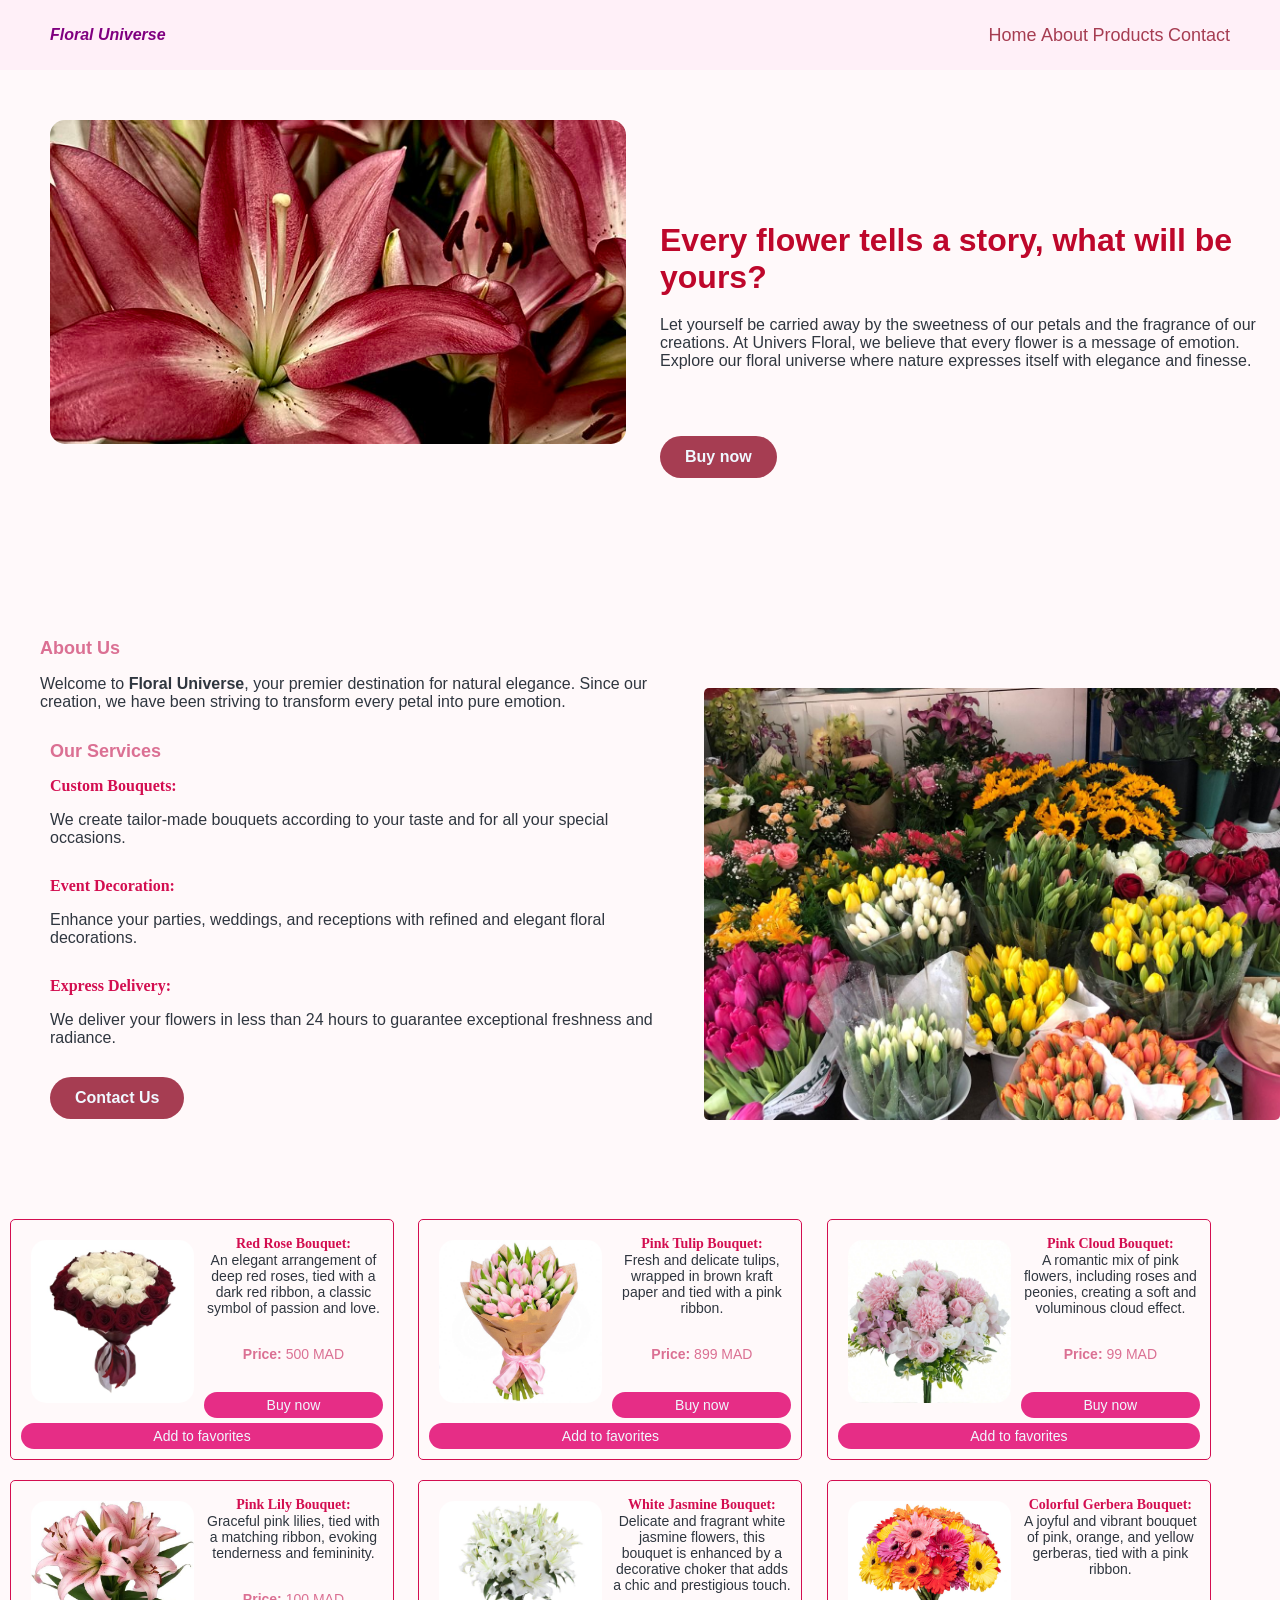
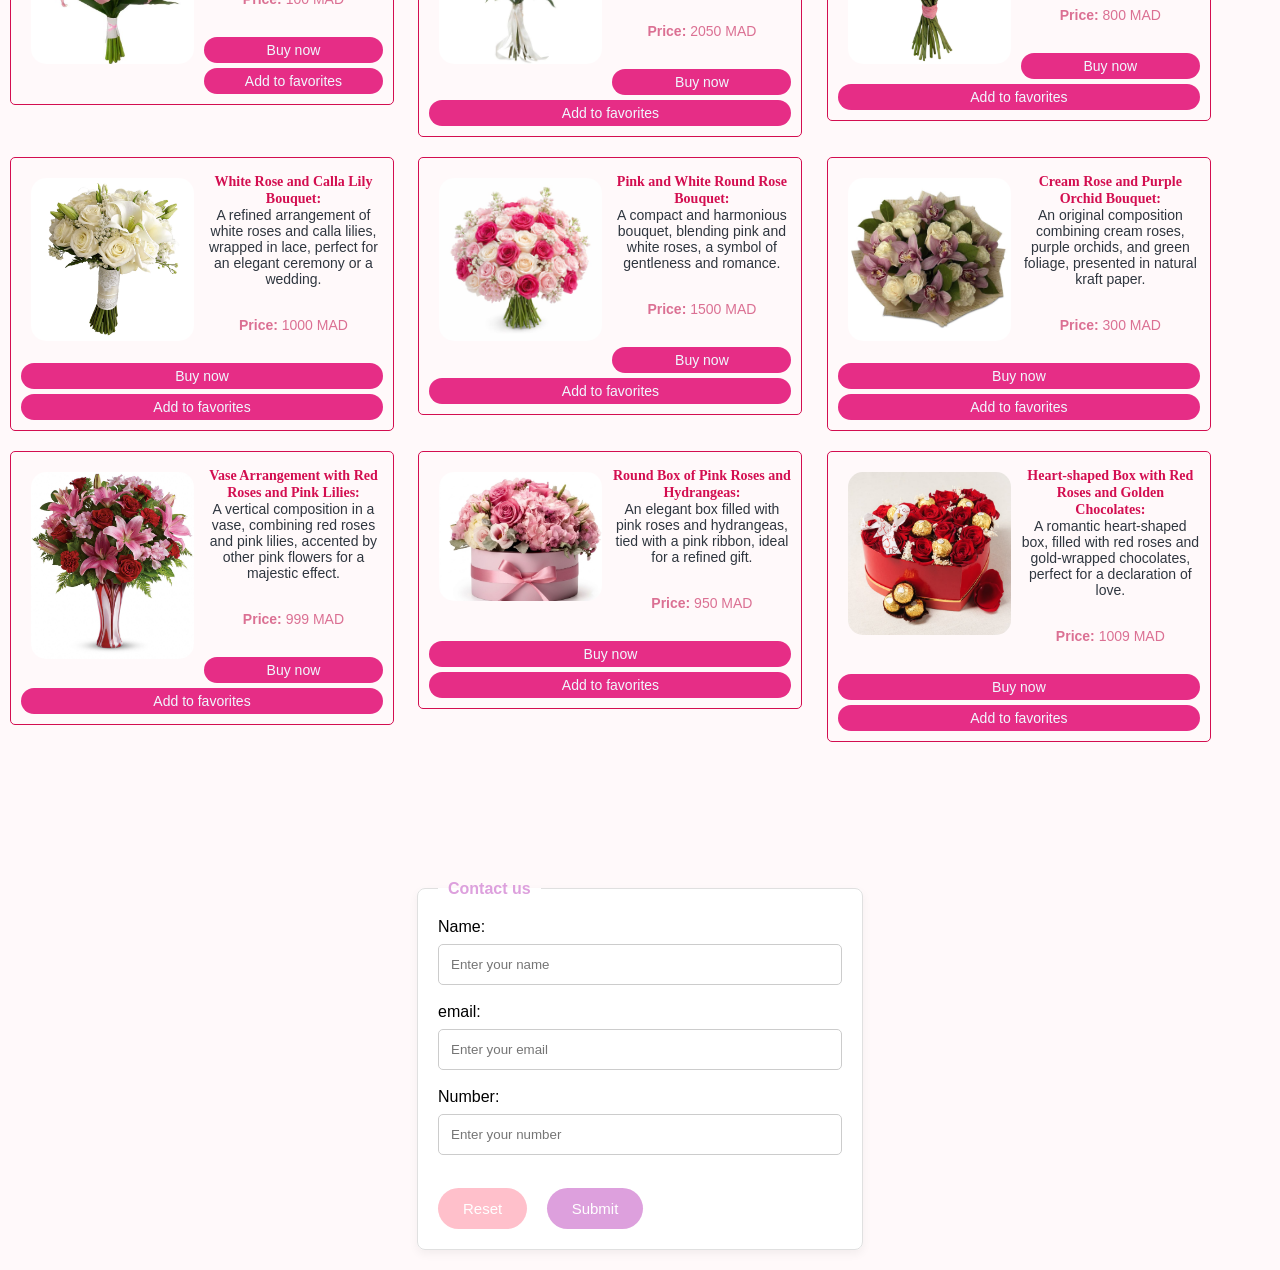
<file: index.html>
<!doctype html>
<html>
  <head>
    <meta charset="UTF-8" />
    <title>accuiel</title>
    <link href="style.css" rel="stylesheet" />
    <script src="script.js" defer></script>
  </head>
  <body>
    <nav class="navigation">
      <h4 classe="logo">Floral Universe</h4>
      <div class="lien">
        <a href="index.html">Home</a>
        <a href="#about">About</a>
        <a href="#products">Products</a>
        <a href="#Contact">Contact</a>
      </div>
    </nav>
    

    <img src="images/fleur.jpeg" alt="fleur" />
    <div class="contenue">
      <h3>Every flower tells a story, what will be yours?</h3>
      <p>
        Let yourself be carried away by the sweetness of our petals and the
        fragrance of our creations. At Univers Floral, we believe that every
        flower is a message of emotion. Explore our floral universe where nature
        expresses itself with elegance and finesse.
      </p>
      <br /><br />
      <a href="#products" class="button">Buy now</a>
    </div><br><br><br><br><br>
   

    <section id="about">
      <img src="images/about2.jpeg" class="Nous" />
      <div class="about-us">
        <h2>About Us</h2>
        <p>
          Welcome to <strong>Floral Universe</strong>, your premier destination
          for natural elegance. Since our creation, we have been striving to
          transform every petal into pure emotion.
        </p>
      </div>

      <div class="Services">
        <h2>Our Services</h2>

        <b>Custom Bouquets:</b>
        <p>
          We create tailor-made bouquets according to your taste and for all
          your special occasions.
        </p>

        <b>Event Decoration:</b>
        <p>
          Enhance your parties, weddings, and receptions with refined and
          elegant floral decorations.
        </p>

        <b>Express Delivery:</b>
        <p>
          We deliver your flowers in less than 24 hours to guarantee exceptional
          freshness and radiance.
        </p>

        <a href="#Contact" class="button">Contact Us</a>
      </div>
    </section><br><br><br><br><br>

    <section id="products">
      <div class="fleur" id="b-rouge">
        <img src="images/bouquet de roses rouges2.jpeg" alt="" />
        <p>
          <b>Red Rose Bouquet:</b><br />
          An elegant arrangement of deep red roses, tied with a dark red ribbon,
          a classic symbol of passion and love.
        </p>

        <p class="r"><strong>Price:</strong> 500 MAD</p>
        <p class="ac">Buy now</p>
        <p class="ac">Add to favorites</p>
      </div>

      <div class="fleur" id="wptulips">
        <img src="images/b-wp tulips.jpeg" />
        <p>
          <b>Pink Tulip Bouquet:</b><br />
          Fresh and delicate tulips, wrapped in brown kraft paper and tied with
          a pink ribbon.
        </p>
        <p class="r"><strong>Price:</strong> 899 MAD</p>
        <p class="ac">Buy now</p>
        <p class="ac">Add to favorites</p>
      </div>

      <div class="fleur" id="Bouquet Nuage Rose">
        <img src="images/Bouquet Nuage Rose.jpeg" />
        <p>
          <b>Pink Cloud Bouquet:</b><br />A romantic mix of pink flowers,
          including roses and peonies, creating a soft and voluminous cloud
          effect.
        </p>
        <p class="r"><strong>Price:</strong> 99 MAD</p>
        <p class="ac">Buy now</p>
        <p class="ac">Add to favorites</p>
      </div>

      <div class="fleur" id="Les Lys">
        <img src="images/Les Lys.jpeg" />
        <p>
          <b>Pink Lily Bouquet:</b><br />Graceful pink lilies, tied with a
          matching ribbon, evoking tenderness and femininity.
        </p>
        <p class="r"><strong>Price:</strong> 100 MAD</p>

        <p class="ac">Buy now</p>
        <p class="ac">Add to favorites</p>
      </div>

      <div class="fleur" id="jasmin">
        <img src="images/jasmin.jpeg" />
        <p>
          <b>White Jasmine Bouquet:</b><br />Delicate and fragrant white jasmine
          flowers, this bouquet is enhanced by a decorative choker that adds a
          chic and prestigious touch.
        </p>
        <p class="r"><strong>Price:</strong> 2050 MAD</p>
        <p class="ac">Buy now</p>
        <p class="ac">Add to favorites</p>
      </div>

      <div class="fleur" id="Gerbera">
        <img src="images/Gerbera.jpeg" />
        <p>
          <b>Colorful Gerbera Bouquet:</b><br />A joyful and vibrant bouquet of
          pink, orange, and yellow gerberas, tied with a pink ribbon.
        </p>
        <p class="r"><strong>Price:</strong> 800 MAD</p>
        <p class="ac">Buy now</p>
        <p class="ac">Add to favorites</p>
      </div>

      <div class="fleur" id="b-mariage">
        <img src="images/bouquet de mariage.jpeg" />
        <p>
          <b>White Rose and Calla Lily Bouquet:</b><br />A refined arrangement
          of white roses and calla lilies, wrapped in lace, perfect for an
          elegant ceremony or a wedding.
        </p>
        <p class="r"><strong>Price:</strong> 1000 MAD</p>
        <p class="ac">Buy now</p>
        <p class="ac">Add to favorites</p>
      </div>

      <div class="fleur" id="b-Remerciement">
        <img src="images/Bouquets de Remerciement1.jpeg" />
        <p>
          <b>Pink and White Round Rose Bouquet:</b><br />A compact and
          harmonious bouquet, blending pink and white roses, a symbol of
          gentleness and romance.
        </p>
        <p class="r"><strong>Price:</strong> 1500 MAD</p>
        <p class="ac">Buy now</p>
        <p class="ac">Add to favorites</p>
      </div>

      <div class="fleur" id="b-Prestige">
        <img src="images/Bouquet Prestige.jpeg" />
        <p>
          <b>Cream Rose and Purple Orchid Bouquet:</b><br />An original
          composition combining cream roses, purple orchids, and green foliage,
          presented in natural kraft paper.
        </p>
        <p class="r"><strong>Price:</strong> 300 MAD</p>
        <p class="ac">Buy now</p>
        <p class="ac">Add to favorites</p>
      </div>

      <div class="fleur" id="Harmonie Rouge et Rose">
        <img src="images/Harmonie Rouge et Rose.jpeg" />
        <p>
          <b>Vase Arrangement with Red Roses and Pink Lilies:</b><br />A
          vertical composition in a vase, combining red roses and pink lilies,
          accented by other pink flowers for a majestic effect.
        </p>
        <p class="r"><strong>Price:</strong> 999 MAD</p>
        <p class="ac">Buy now</p>
        <p class="ac">Add to favorites</p>
      </div>

      <div class="fleur" id="Box Romance Chic">
        <img src="images/Box Romance Chic.jpeg" />
        <p>
          <b>Round Box of Pink Roses and Hydrangeas:</b><br />An elegant box
          filled with pink roses and hydrangeas, tied with a pink ribbon, ideal
          for a refined gift.
        </p>
        <p class="r"><strong>Price:</strong> 950 MAD</p>
        <p class="ac">Buy now</p>
        <p class="ac">Add to favorites</p>
      </div>

      <div class="fleur" id="romance box">
        <img src="images/romance box.jpeg" />
        <p>
          <b>Heart-shaped Box with Red Roses and Golden Chocolates:</b><br />A
          romantic heart-shaped box, filled with red roses and gold-wrapped
          chocolates, perfect for a declaration of love.
        </p>
        <p class="r"><strong>Price:</strong> 1009 MAD</p>
        <p class="ac">Buy now</p>
        <p class="ac">Add to favorites</p>
      </div>
    </section><br><br><br><br><br><br>

    <section id="Contact">
      <form>
        <fieldset>
          <legend>Contact us</legend>
          Name:<br />
          <input
            type="text"
            placeholder="Enter your name"
            maxlength="50"
            required
          /><br /><br />
          email:<br />
          <input
            type="email"
            placeholder="Enter your email"
            required
          /><br /><br />
          Number:<br />
          <input
            type="tel"
            placeholder="Enter your number"
            pattern="[0-9]{10}"
            required
          /><br /><br />
          <input type="reset" />
          <input type="submit" />
        </fieldset>
      </form>
    </section>
  </body>
</html>
</file>
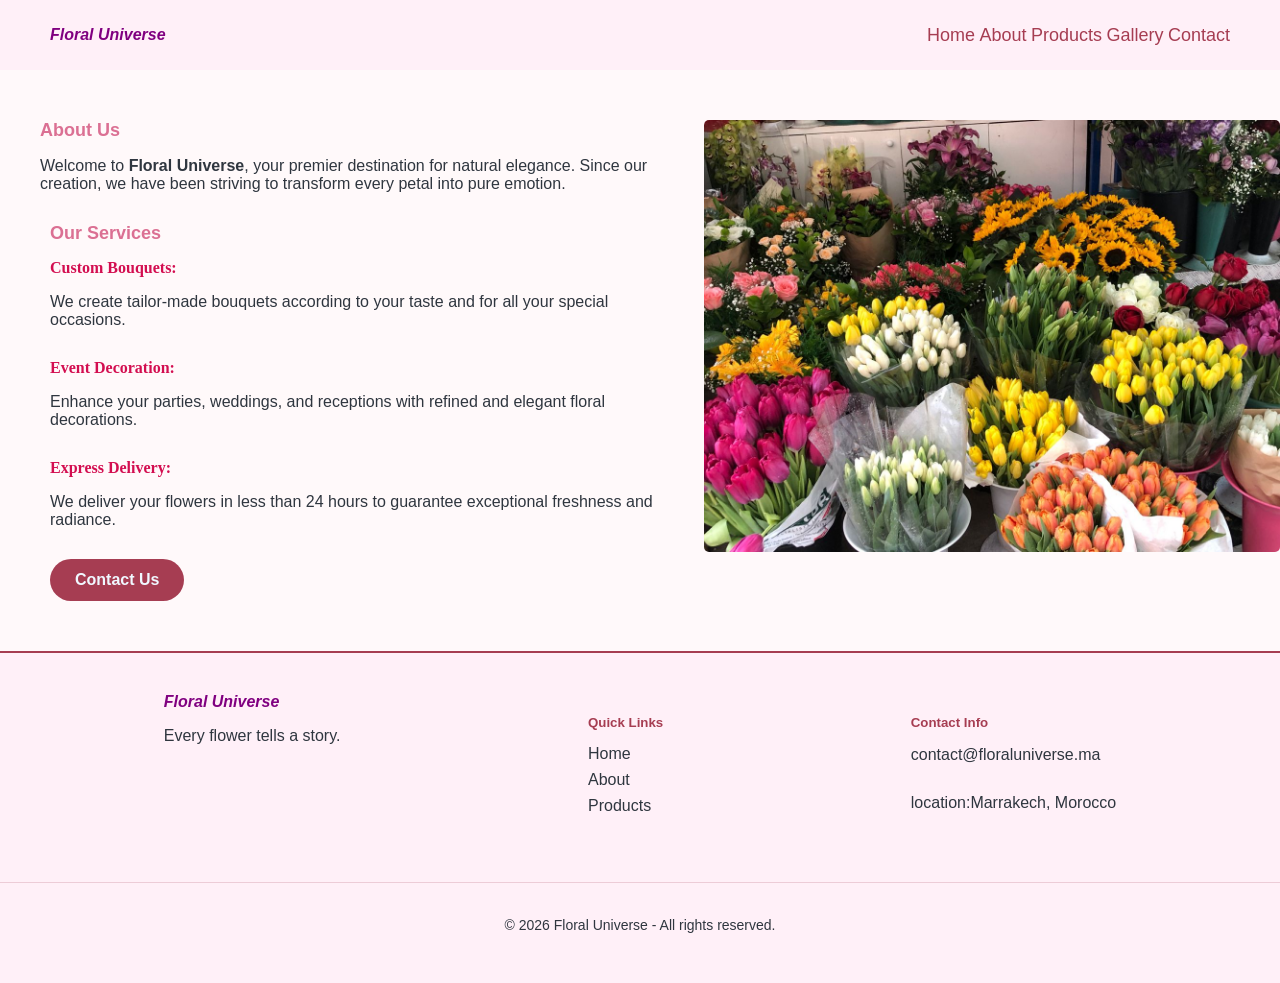
<file: about.html>
<!DOCTYPE html>
<html>
<head>
    <meta charset="UTF-8">
    <link href="style.css" rel="stylesheet"/>
    <script src="script.js" defer></script>
    <title>About</title>
</head>
<body>
    <nav class="navigation">
        <h4 classe="logo">Floral Universe</h4>
        <div class="lien">
        <a href="index.html">Home</a>
        <a href="about.html">About</a>
        <a href="Products.html">Products</a>
        <a href="gallery.html">Gallery</a>
        <a href="contact.html">Contact</a>
        </div>
    </nav>
    <img src="images/about2.jpeg" class="Nous" />
      <div class="about-us">
        <h2>About Us</h2>
        <p>
          Welcome to <strong>Floral Universe</strong>, your premier destination
          for natural elegance. Since our creation, we have been striving to
          transform every petal into pure emotion.
        </p>
      </div>

      <div class="Services">
        <h2>Our Services</h2>

        <b>Custom Bouquets:</b>
        <p>
          We create tailor-made bouquets according to your taste and for all
          your special occasions.
        </p>

        <b>Event Decoration:</b>
        <p>
          Enhance your parties, weddings, and receptions with refined and
          elegant floral decorations.
        </p>

        <b>Express Delivery:</b>
        <p>
          We deliver your flowers in less than 24 hours to guarantee exceptional
          freshness and radiance.
        </p>

        <a href="contact.html" class="button">Contact Us</a>
      </div>
    </section>
  <footer class="footer-site">
    <div class="footer-content">
        <div class="footer-section">
            <h4>Floral Universe</h4>
            <p>Every flower tells a story.</p>
        </div>
        <div class="footer-section">
            <h5>Quick Links</h5>
            <a href="index.html">Home</a>
            <a href="about.html">About</a>
            <a href="Products.html">Products</a>
        </div>
        <div class="footer-section">
            <h5>Contact Info</h5>
            <p>contact@floraluniverse.ma</p>
            <p> location:Marrakech, Morocco</p>
        </div>
    </div>
    <div class="footer-bottom">
        <p>&copy; <span id="current-year"></span> Floral Universe - All rights reserved.</p>
    </div>
</footer>

    
</body>
</html>
</file>
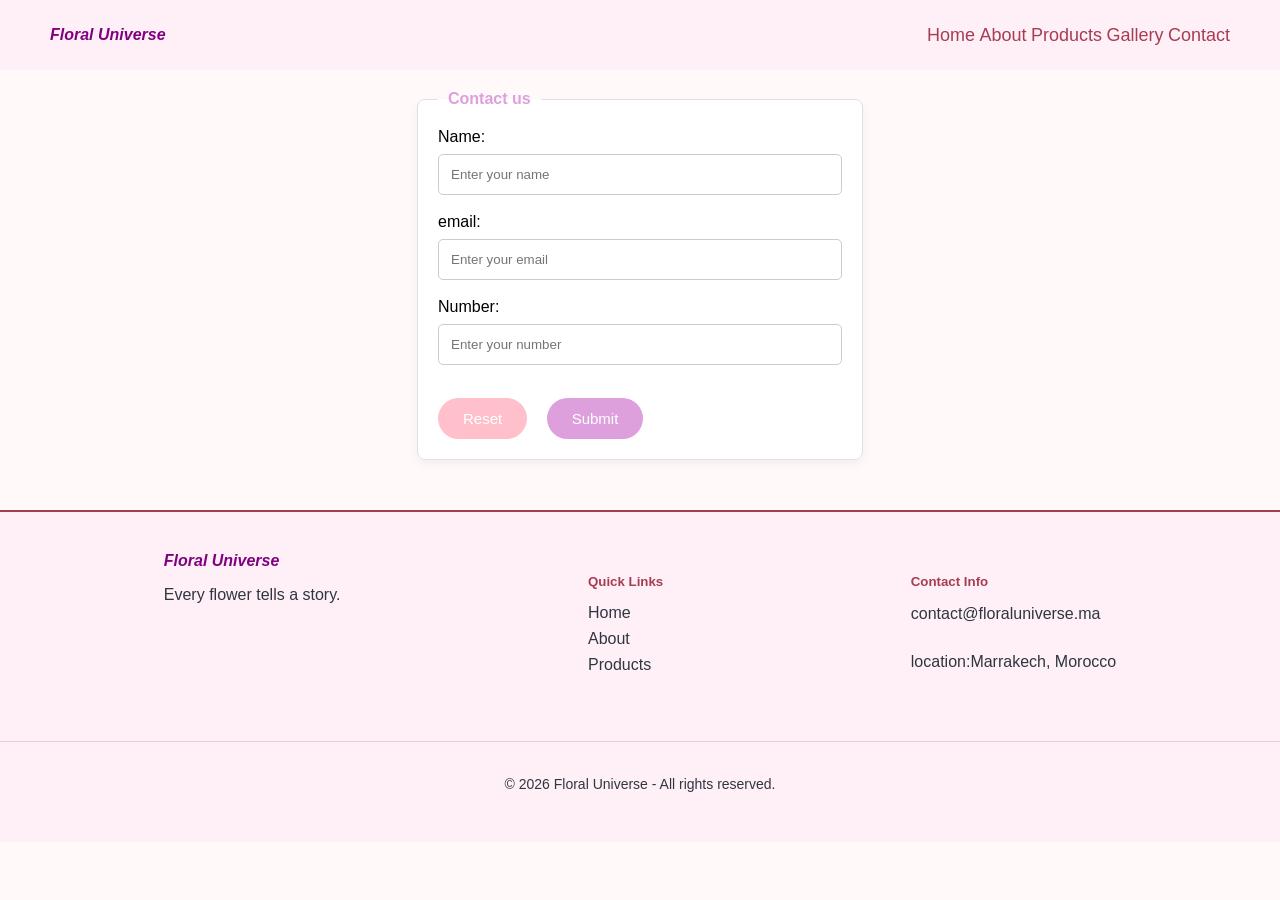
<file: contact.html>
<!DOCTYPE html>
<html>
<head>
    <meta charset="UTF-8">
    <link href="style.css" rel="stylesheet"/>
    <script src="script.js" defer></script>
    <title>contact</title>
</head>
<body>
    <nav class="navigation">
        <h4 classe="logo">Floral Universe</h4>
        <div class="lien">
        <a href="index.html">Home</a>
        <a href="about.html">About</a>
        <a href="Products.html">Products</a>
        <a href="gallery.html">Gallery</a>
        <a href="contact.html">Contact</a>
        </div>
    </nav>
    <section id="Contact">
      <form>
        <fieldset>
          <legend>Contact us</legend>
          Name:<br />
          <input
            type="text"
            placeholder="Enter your name"
            maxlength="50"
            required
          /><br /><br />
          email:<br />
          <input
            type="email"
            placeholder="Enter your email"
            required
          /><br /><br />
          Number:<br />
          <input
            type="tel"
            placeholder="Enter your number"
            pattern="[0-9]{10}"
            required
          /><br /><br />
          <input type="reset" />
          <input type="submit" />
        </fieldset>
      </form>
    </section>

    <footer class="footer-site">
    <div class="footer-content">
        <div class="footer-section">
            <h4>Floral Universe</h4>
            <p>Every flower tells a story.</p>
        </div>
        <div class="footer-section">
            <h5>Quick Links</h5>
            <a href="index.html">Home</a>
            <a href="about.html">About</a>
            <a href="Products.html">Products</a>
        </div>
        <div class="footer-section">
            <h5>Contact Info</h5>
            <p>contact@floraluniverse.ma</p>
            <p> location:Marrakech, Morocco</p>
        </div>
    </div>
    <div class="footer-bottom">
        <p>&copy; <span id="current-year"></span> Floral Universe - All rights reserved.</p>
    </div>
</footer>
  </body>
</html>
</file>
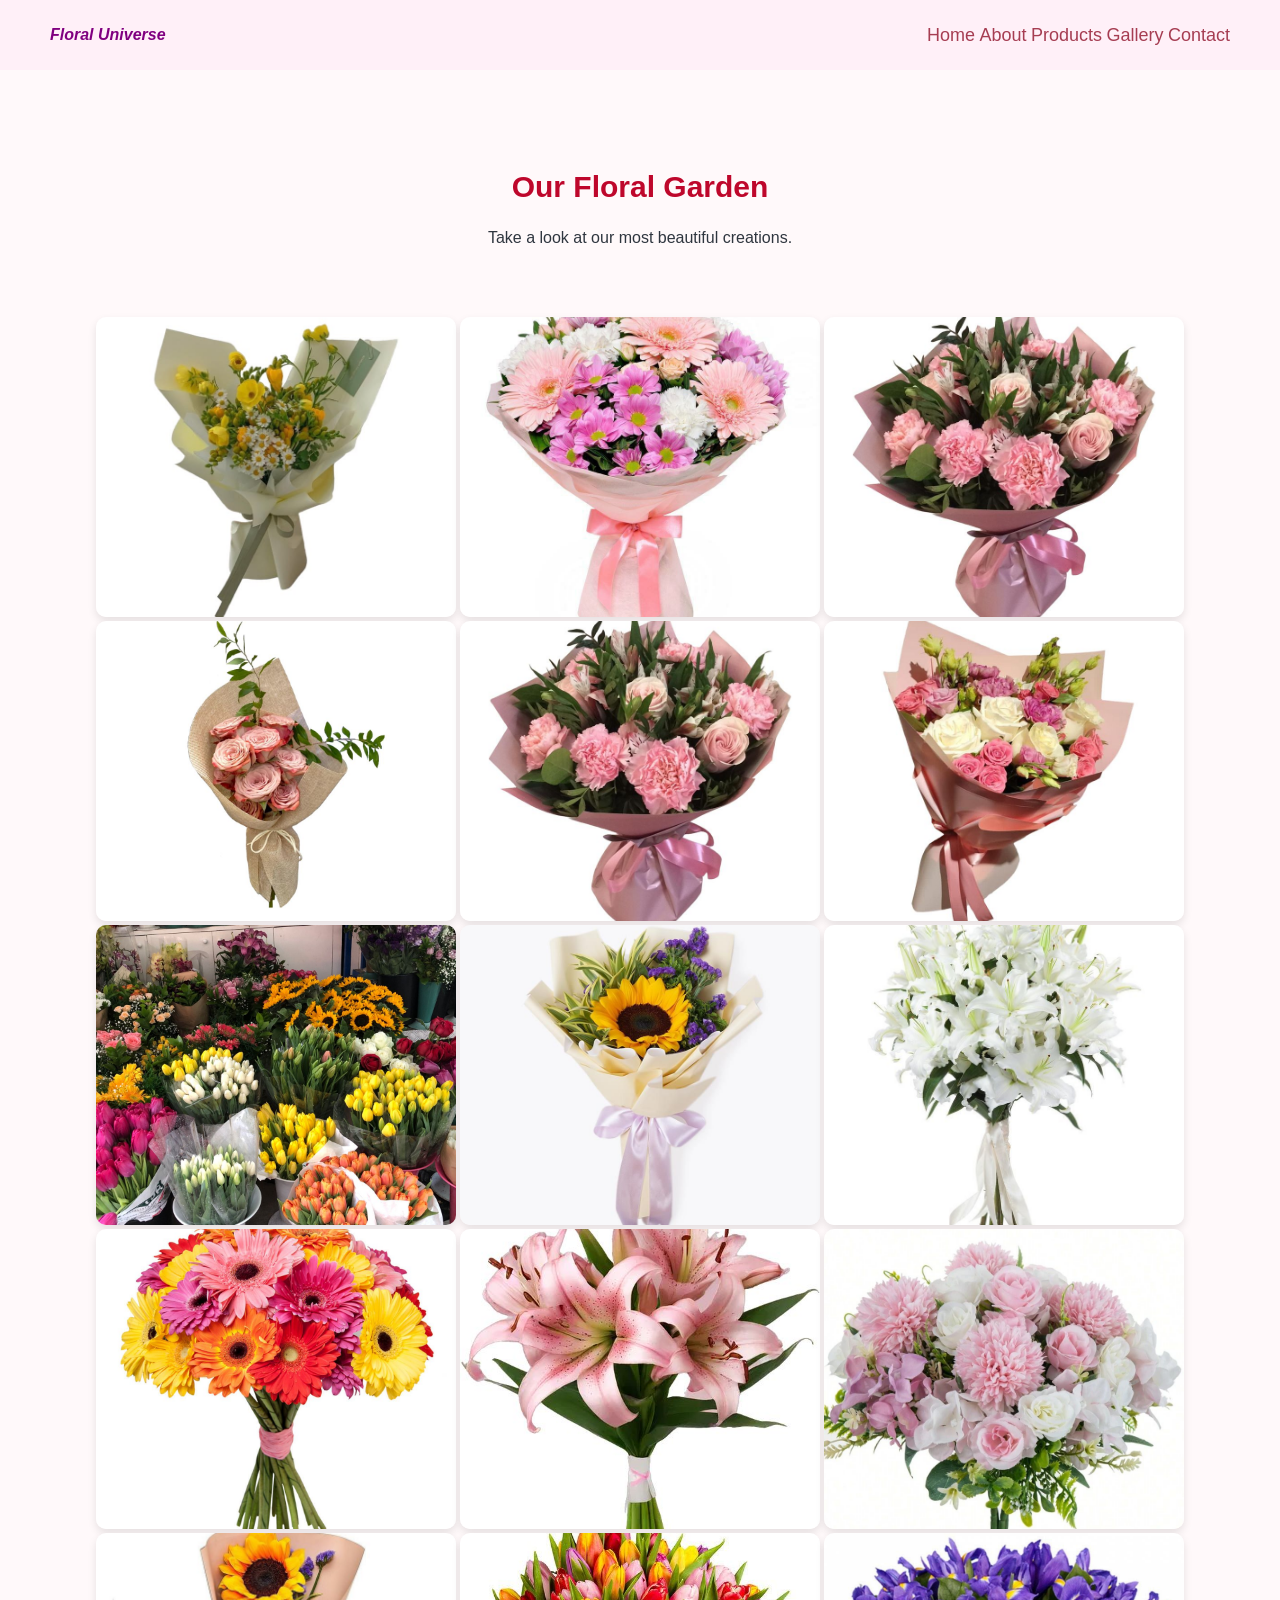
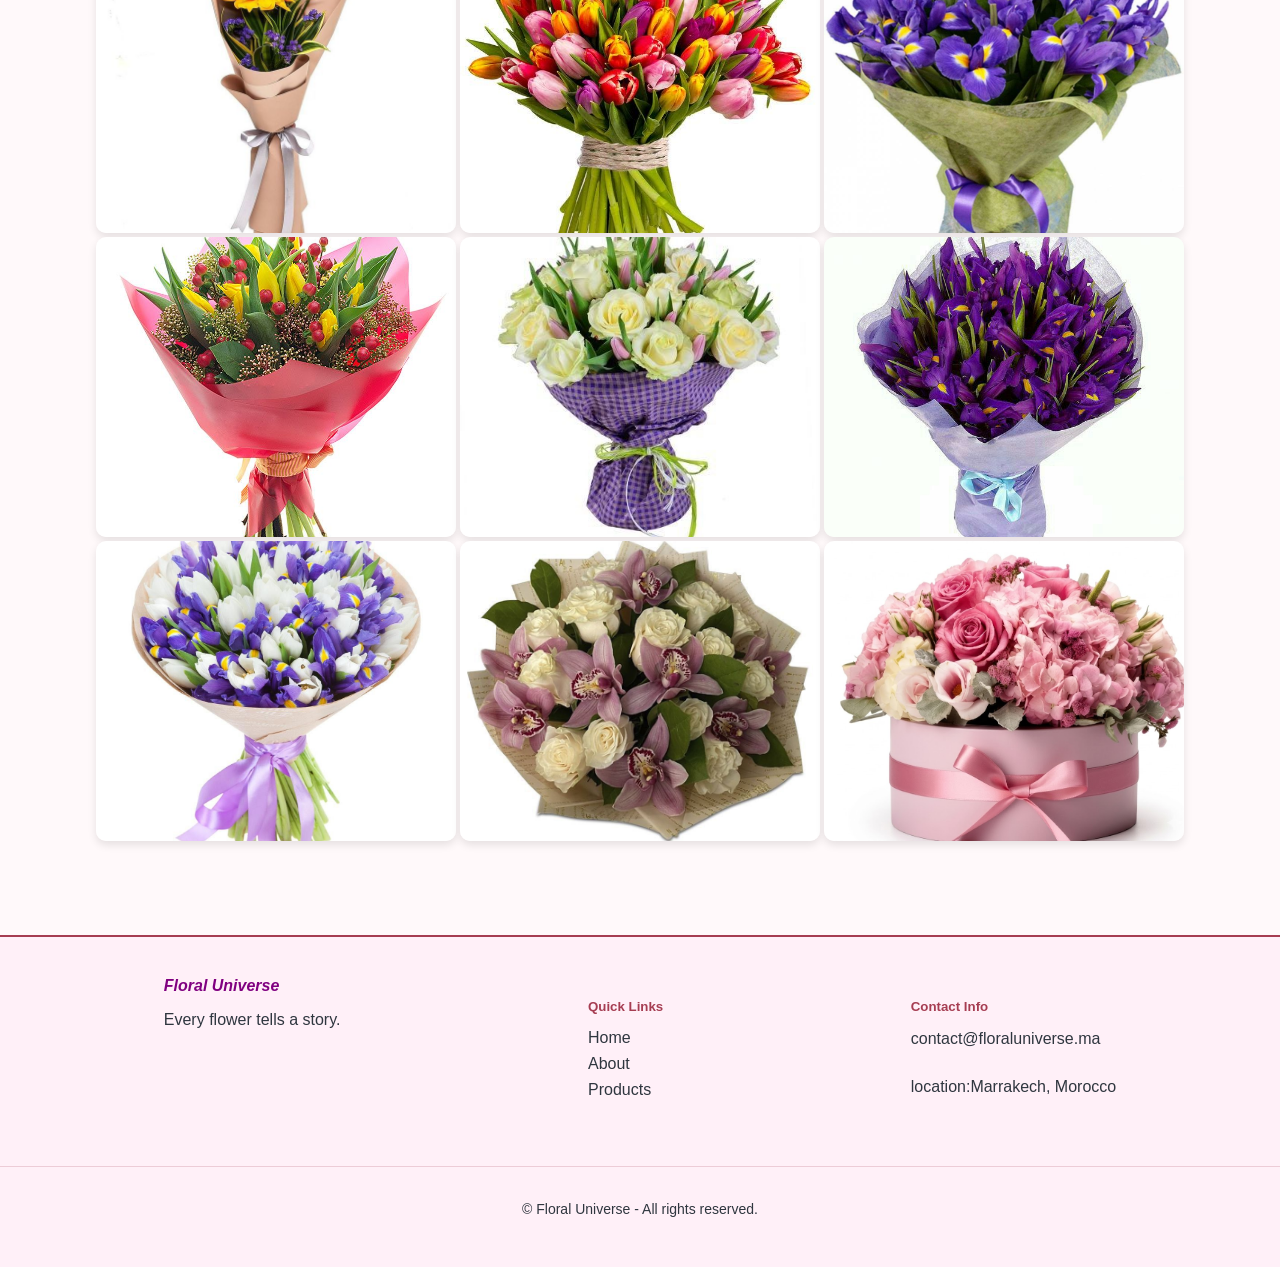
<file: gallery.html>
<!doctype html>
<html>
<head>
    <meta charset="UTF-8" />
    <title>Gallery</title>
    <link href="style.css" rel="stylesheet" />
</head>
<body>
   
    <nav class="navigation">
      <h4 class="logo">Floral Universe</h4>
      <div class="lien">
        <a href="index.html">Home</a>
        <a href="about.html">About</a>
        <a href="products.html">Products</a>
        <a href="gallery.html">Gallery</a> 
        <a href="contact.html">Contact</a>
      </div>
    </nav>

    <section class="gallery" style="margin-top: 100px; text-align: center;">
        <h2 style="color: #be072b; font-size: 30px;">Our Floral Garden</h2>
        <p>Take a look at our most beautiful creations.</p>
        
        <div class="gallery-images">
            <img src="images/bouquet12.jpeg" class="gallery-img" />
            <img src="images/bouquet13.jpeg" class="gallery-img" />
            <img src="images/bouquet10.jpeg" class="gallery-img" />
            <img src="images/bouquet11.jpeg" class="gallery-img" />
            <img src="images/bouquet10.jpeg" class="gallery-img" />
            <img src="images/bouquet9.jpeg" class="gallery-img" />
            <img src="images/about2.jpeg" class="gallery-img" />
            <img src="images/bouquet1.jpeg" class="gallery-img" />
            <img src="images/jasmin.jpeg" class="gallery-img" />
            <img src="images/Gerbera.jpeg" class="gallery-img" />
            <img src="images/Les Lys.jpeg" class="gallery-img" />
            <img src="images/Bouquet Nuage Rose.jpeg" class="gallery-img" />
            <img src="images/bouquet2.jpeg" class="gallery-img" />
            <img src="images/bouquet3.jpeg" class="gallery-img" />
            <img src="images/bouquet4.jpeg" class="gallery-img" />
            <img src="images/bouquet5.jpeg" class="gallery-img" />
            <img src="images/bouquet6.jpeg" class="gallery-img" />
            <img src="images/bouquet7.jpeg" class="gallery-img" />
            <img src="images/bouquet8.jpeg" class="gallery-img" />
            <img src="images/Bouquet Prestige.jpeg" class="gallery-img" />
            <img src="images/Box Romance Chic.jpeg" class="gallery-img" />
        </div>
    </section>
    <footer class="footer-site">
    <div class="footer-content">
        <div class="footer-section">
            <h4>Floral Universe</h4>
            <p>Every flower tells a story.</p>
        </div>
        <div class="footer-section">
            <h5>Quick Links</h5>
            <a href="index.html">Home</a>
            <a href="about.html">About</a>
            <a href="Products.html">Products</a>
        </div>
        <div class="footer-section">
            <h5>Contact Info</h5>
            <p>contact@floraluniverse.ma</p>
            <p> location:Marrakech, Morocco</p>
        </div>
    </div>
    <div class="footer-bottom">
        <p>&copy; <span id="current-year"></span> Floral Universe - All rights reserved.</p>
    </div>
</footer>

</body>
</html>
</file>
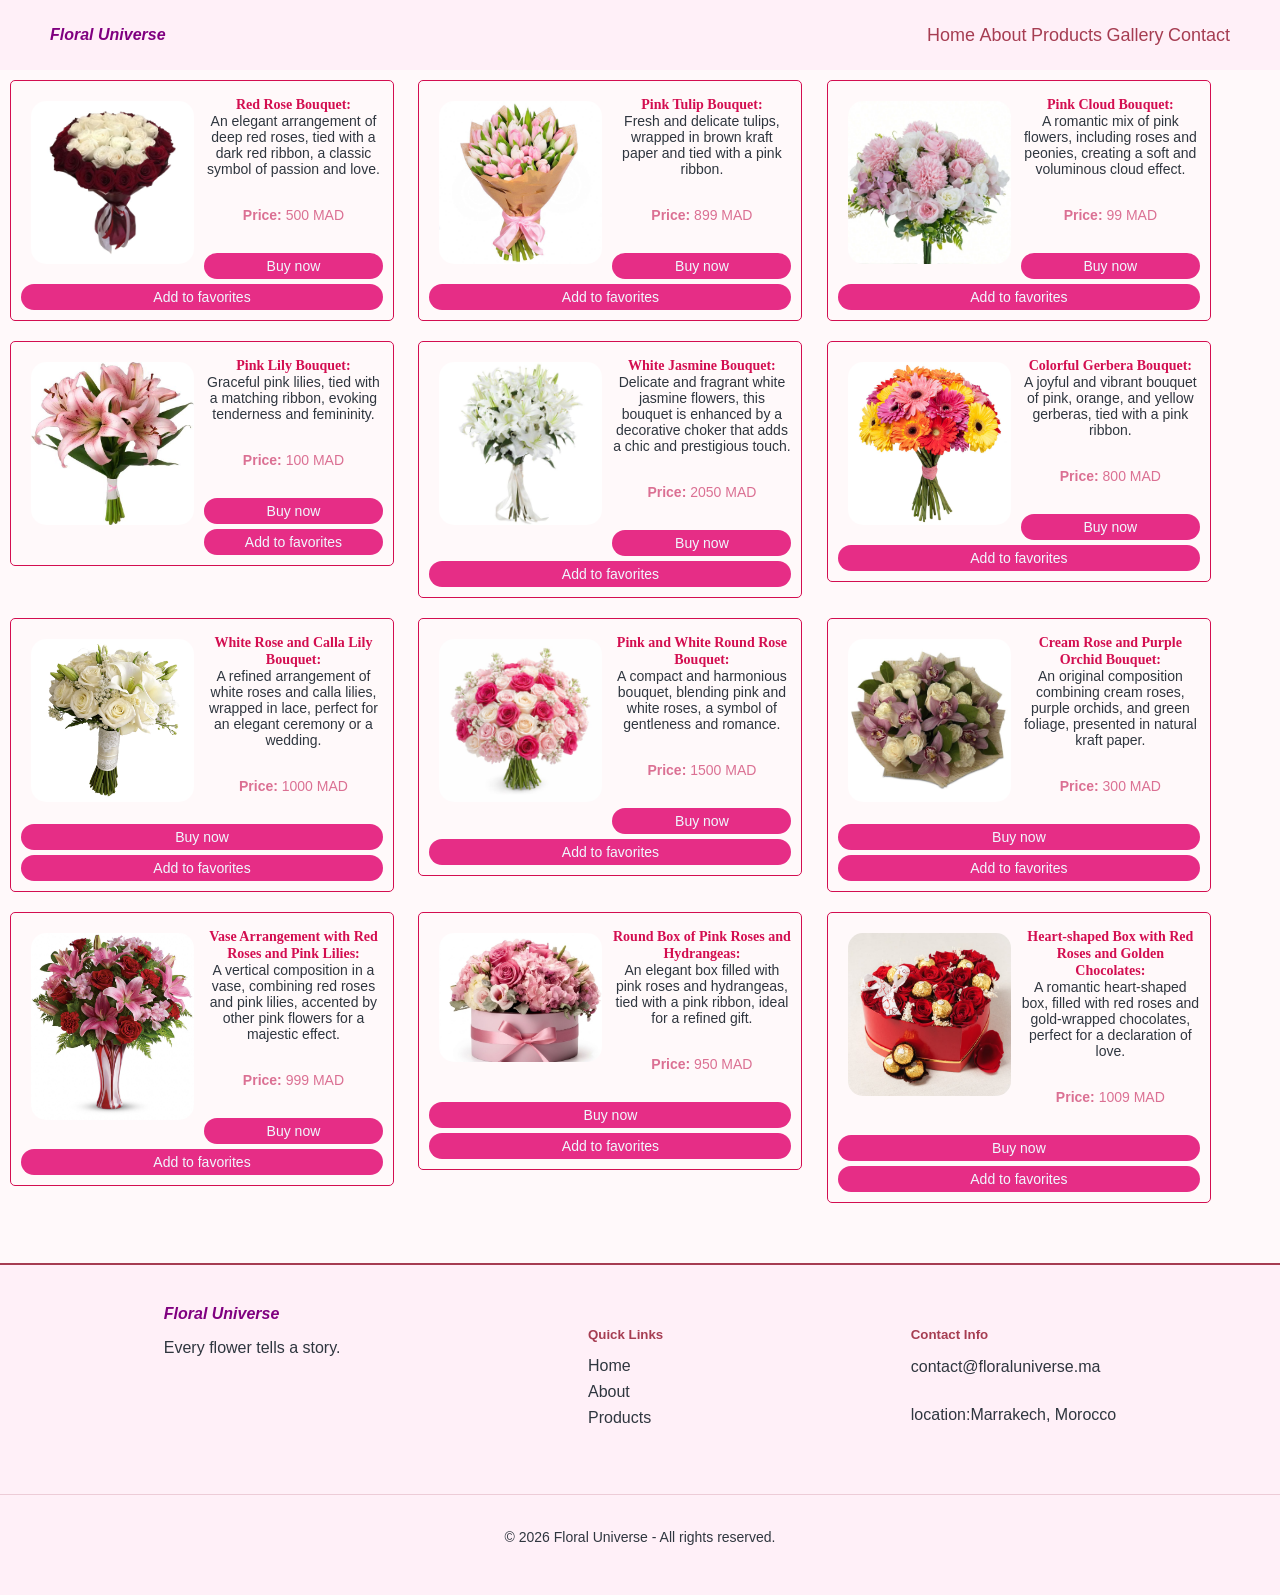
<file: Products.html>
<!DOCTYPE html>
<html>
<head>
    <meta charset="UTF-8">
    <link href="style.css" rel="stylesheet"/>
    <script src="script.js" defer></script>
    <title>products</title>
</head>
<body>
    <nav class="navigation">
        <h4 classe="logo">Floral Universe</h4>
        <div class="lien">
        <a href="index.html">Home</a>
        <a href="about.html">About</a>
        <a href="Products.html">Products</a>
        <a href="gallery.html">Gallery</a>
        <a href="contact.html">Contact</a>
        </div>
    </nav>
     <section id="products">
      <div class="fleur" id="b-rouge">
        <img src="images/bouquet de roses rouges2.jpeg"  />
        <p>
          <b>Red Rose Bouquet:</b><br />
          An elegant arrangement of deep red roses, tied with a dark red ribbon,
          a classic symbol of passion and love.
        </p>

        <p class="r"><strong>Price:</strong> 500 MAD</p>
        <p class="ac">Buy now</p>
        <p class="ac">Add to favorites</p>
      </div>

      <div class="fleur" id="wptulips">
        <img src="images/b-wp tulips.jpeg" />
        <p>
          <b>Pink Tulip Bouquet:</b><br />
          Fresh and delicate tulips, wrapped in brown kraft paper and tied with
          a pink ribbon.
        </p>
        <p class="r"><strong>Price:</strong> 899 MAD</p>
        <p class="ac">Buy now</p>
        <p class="ac">Add to favorites</p>
      </div>

      <div class="fleur" id="Bouquet Nuage Rose">
        <img src="images/Bouquet Nuage Rose.jpeg" />
        <p>
          <b>Pink Cloud Bouquet:</b><br />A romantic mix of pink flowers,
          including roses and peonies, creating a soft and voluminous cloud
          effect.
        </p>
        <p class="r"><strong>Price:</strong> 99 MAD</p>
        <p class="ac">Buy now</p>
        <p class="ac">Add to favorites</p>
      </div>

      <div class="fleur" id="Les Lys">
        <img src="images/Les Lys.jpeg" />
        <p>
          <b>Pink Lily Bouquet:</b><br />Graceful pink lilies, tied with a
          matching ribbon, evoking tenderness and femininity.
        </p>
        <p class="r"><strong>Price:</strong> 100 MAD</p>

        <p class="ac">Buy now</p>
        <p class="ac">Add to favorites</p>
      </div>

      <div class="fleur" id="jasmin">
        <img src="images/jasmin.jpeg" />
        <p>
          <b>White Jasmine Bouquet:</b><br />Delicate and fragrant white jasmine
          flowers, this bouquet is enhanced by a decorative choker that adds a
          chic and prestigious touch.
        </p>
        <p class="r"><strong>Price:</strong> 2050 MAD</p>
        <p class="ac">Buy now</p>
        <p class="ac">Add to favorites</p>
      </div>

      <div class="fleur" id="Gerbera">
        <img src="images/Gerbera.jpeg" />
        <p>
          <b>Colorful Gerbera Bouquet:</b><br />A joyful and vibrant bouquet of
          pink, orange, and yellow gerberas, tied with a pink ribbon.
        </p>
        <p class="r"><strong>Price:</strong> 800 MAD</p>
        <p class="ac">Buy now</p>
        <p class="ac">Add to favorites</p>
      </div>

      <div class="fleur" id="b-mariage">
        <img src="images/bouquet de mariage.jpeg" />
        <p>
          <b>White Rose and Calla Lily Bouquet:</b><br />A refined arrangement
          of white roses and calla lilies, wrapped in lace, perfect for an
          elegant ceremony or a wedding.
        </p>
        <p class="r"><strong>Price:</strong> 1000 MAD</p>
        <p class="ac">Buy now</p>
        <p class="ac">Add to favorites</p>
      </div>

      <div class="fleur" id="b-Remerciement">
        <img src="images/Bouquets de Remerciement1.jpeg" />
        <p>
          <b>Pink and White Round Rose Bouquet:</b><br />A compact and
          harmonious bouquet, blending pink and white roses, a symbol of
          gentleness and romance.
        </p>
        <p class="r"><strong>Price:</strong> 1500 MAD</p>
        <p class="ac">Buy now</p>
        <p class="ac">Add to favorites</p>
      </div>

      <div class="fleur" id="b-Prestige">
        <img src="images/Bouquet Prestige.jpeg" />
        <p>
          <b>Cream Rose and Purple Orchid Bouquet:</b><br />An original
          composition combining cream roses, purple orchids, and green foliage,
          presented in natural kraft paper.
        </p>
        <p class="r"><strong>Price:</strong> 300 MAD</p>
        <p class="ac">Buy now</p>
        <p class="ac">Add to favorites</p>
      </div>

      <div class="fleur" id="Harmonie Rouge et Rose">
        <img src="images/Harmonie Rouge et Rose.jpeg" />
        <p>
          <b>Vase Arrangement with Red Roses and Pink Lilies:</b><br />A
          vertical composition in a vase, combining red roses and pink lilies,
          accented by other pink flowers for a majestic effect.
        </p>
        <p class="r"><strong>Price:</strong> 999 MAD</p>
        <p class="ac">Buy now</p>
        <p class="ac">Add to favorites</p>
      </div>

      <div class="fleur" id="Box Romance Chic">
        <img src="images/Box Romance Chic.jpeg" />
        <p>
          <b>Round Box of Pink Roses and Hydrangeas:</b><br />An elegant box
          filled with pink roses and hydrangeas, tied with a pink ribbon, ideal
          for a refined gift.
        </p>
        <p class="r"><strong>Price:</strong> 950 MAD</p>
        <p class="ac">Buy now</p>
        <p class="ac">Add to favorites</p>
      </div>

      <div class="fleur" id="romance box">
        <img src="images/romance box.jpeg" />
        <p>
          <b>Heart-shaped Box with Red Roses and Golden Chocolates:</b><br />A
          romantic heart-shaped box, filled with red roses and gold-wrapped
          chocolates, perfect for a declaration of love.
        </p>
        <p class="r"><strong>Price:</strong> 1009 MAD</p>
        <p class="ac">Buy now</p>
        <p class="ac">Add to favorites</p>
      </div>
    </section>
  <footer class="footer-site">
    <div class="footer-content">
        <div class="footer-section">
            <h4>Floral Universe</h4>
            <p>Every flower tells a story.</p>
        </div>
        <div class="footer-section">
            <h5>Quick Links</h5>
            <a href="index.html">Home</a>
            <a href="about.html">About</a>
            <a href="Products.html">Products</a>
        </div>
        <div class="footer-section">
            <h5>Contact Info</h5>
            <p>contact@floraluniverse.ma</p>
            <p> location:Marrakech, Morocco</p>
        </div>
    </div>
    <div class="footer-bottom">
        <p>&copy; <span id="current-year"></span> Floral Universe - All rights reserved.</p>
    </div>
</footer>
</body>
</html>
</file>
<file: style.css>
body {
    font-family: 'Roboto', sans-serif;
    background-color: #FFF9FA;
    margin: 0;
}


/*la barre de navigation */
.navigation {
    background-color: rgb(255, 240, 248);
    height: 70px;
    display: flex;
    justify-content: space-between;
    align-items: center;
    padding: 0 50px;
    top: 0;
    left: 0;
    width: 100%;
    box-sizing: border-box;
   
}

h4 {
    color: purple;
    font-style: oblique;
    margin: 0;
}

.lien a {
    color: #A63D52;
    word-spacing: 60px;
    text-decoration: none;
    font-size: large;
   
   
}

.lien a:hover {
    color: #e5123c;
    transition: scale(1,3);
     font-weight:bold;
}

img {
    margin-top: 50px;
    margin-left: 50px;
    float: left;
    width: 45%;
    border-radius: 15px;
   
}

.contenue {
    margin-top: 100px;
    margin-left: 50%;
    padding: 20px;
    text-align: left;
}

h3 {
    color: #be072b;
    font-size: 32px;
    margin-bottom: 20px;
}

p {
    color: #2F363F;
    margin-bottom: 30px;
}

.button {
    background-color: #A63D52;
    color: aliceblue;
    padding: 12px 25px;
    text-decoration: none;
    border-radius: 50px;
    font-weight: bold;
    display: inline-block;
    transition: 0.3s;
}

.button:hover {
    background-color: #be072b;
    transform: scale(1.05);
}
/*about us */

.about-us{
    margin-top: 50px;
    margin-left: 40px;
}
.about-us+h2{
    color:#be072b;
    font-size: large;


}

.Nous{
    float: right;
    border-radius: 5px;
    height: 50%;
}

h2{
    color: palevioletred;
    font-size: large;
    font-weight: bold;

}
/* nos service */
.Services{
    margin-left: 50px;
    
}

b{
    font-family: verdana;
    color:rgb(211, 14, 80);
}

/* catalogue*/

.fleur {
    border: 1px solid  rgb(211, 14, 80);
    border-radius: 5px;
    padding: 10px;
    margin: 10px;
    text-align: center;
    width: 30%;
    box-sizing: border-box;
    display: inline-block;
    vertical-align: top;
}

.fleur img {
    max-width: 100%;
    height: auto;
    display: block;
    margin: 10px ;
}

.fleur p {
    margin-top: 5px;
    font-size: 14px;
}


.r{
    color:palevioletred;
    font-family:Arial  ;
}
.ac{
    justify-content: center;
    display: flex;
    background-color: #e62d86;
    color: aliceblue;
    padding: 5px ;
    border-radius: 40px;
    transition: 0.3s;
    margin: 0;

}
.ac:hover{
    background-color: rgb(122, 6, 77);
    color:white ;
    transform: scale(1.05); 
   
}

/*contact  */
form {
    max-width: 450px;
    margin: 20px auto;
    font-family: Arial, sans-serif;
}

fieldset {
    border: 1px solid #e0e0e0;
    border-radius: 8px;
    padding: 20px;
    background-color: #fff;
    box-shadow: 0 4px 10px rgba(0,0,0,0.05);
}

legend {
    font-weight: bold;
    font-size: 16px;
    padding: 0 10px;
    color: plum;
}

input[type="text"],
input[type="email"],
input[type="tel"] {
    width: 100%;
    padding: 12px;
    margin-top: 8px;
    border: 1px solid #ccc;
    border-radius: 5px;
    box-sizing: border-box;
    color: #666;
    outline-color: #e62d86;
}

input[type="text"]:focus,
input[type="email"]:focus,
input[type="tel"]:focus {
    border-color:plum;
}

input[type="submit"] {
    background-color:plum;
    color: white;
    padding: 12px 25px;
    border: 1px plum;
    border-radius: 25px;
    font-size: 15px;
    margin-top: 15px;
    transition: 0.3s;
}

input[type="submit"]:hover {
    background-color: purple;
}

input[type="reset"] {
    background: pink;
    border-radius: 25px;
    color: white;
    border: 1px plum;
    margin-right: 15px;
    font-size: 15px;
   padding: 12px 25px;
    
}

input[type="reset"]:hover {
    background-color: purple;
    

}

@media screen and (max-width: 768px) {
  
  .navigation {
    align-items: flex-start;
    padding: 10px 20px;
    position: fixed;
  }

  h4 {
    text-align: right;
    width: 100%;
   
  }

  .lien {
    display: none;
    position: absolute;
    top: 70px;       
    width: 100%;
    background-color: rgb(255, 240, 248);
  }

  .lien a {
    padding: 10px 20px;
    word-spacing: normal;
  }

  .navigation::before {
    content: "☰";
    font-size: 28px;
    color: #A63D52;
    margin-bottom: 10px;
  }

  .navigation:hover .lien {
    display: flex;
  }
}

/* gallery */
.gallery-images {
    justify-content: center;
    padding: 40px;
}

.gallery-img {
    width: 30%; 
    min-width: 250px;
    height: 300px;
    overflow: hidden;
    border-radius: 10px;
    box-shadow: 0 4px 8px rgba(0,0,0,0.1);
}

.gallery-img {
    object-fit: cover; 
    margin: 0; 
    float: none;
    transition: 0.5s;
    width: 30%; 
    height: 300px; 
}

.gallery-img:hover {
    transform: scale(1.1); 
    
}
/* footer */
.footer-site {
    background-color: rgb(255, 240, 248); 
    padding: 40px 0 20px 0;
    margin-top: 50px;
    border-top: 2px solid #A63D52;
}

.footer-content {
    display: flex; 
    justify-content: space-around;
    flex-wrap: wrap;
    max-width: 1200px;
    margin: 0 auto;
    padding: 0 20px;
}

.footer-section {
    margin-bottom: 20px;
}

.footer-section h5 {
    color: #A63D52;
    margin-bottom: 15px;
}

.footer-section a {
    display: block;
    text-decoration: none;
    color: #2F363F;
    margin-bottom: 8px;
    transition: 0.3s;
}

.footer-section a:hover {
    color: #be072b;
    padding-left: 5px;
}

.footer-bottom {
    text-align: center;
    border-top: 1px solid rgba(166, 61, 82, 0.2);
    margin-top: 20px;
    padding-top: 20px;
    color: purple;
    font-size: 14px;
}
</file>
